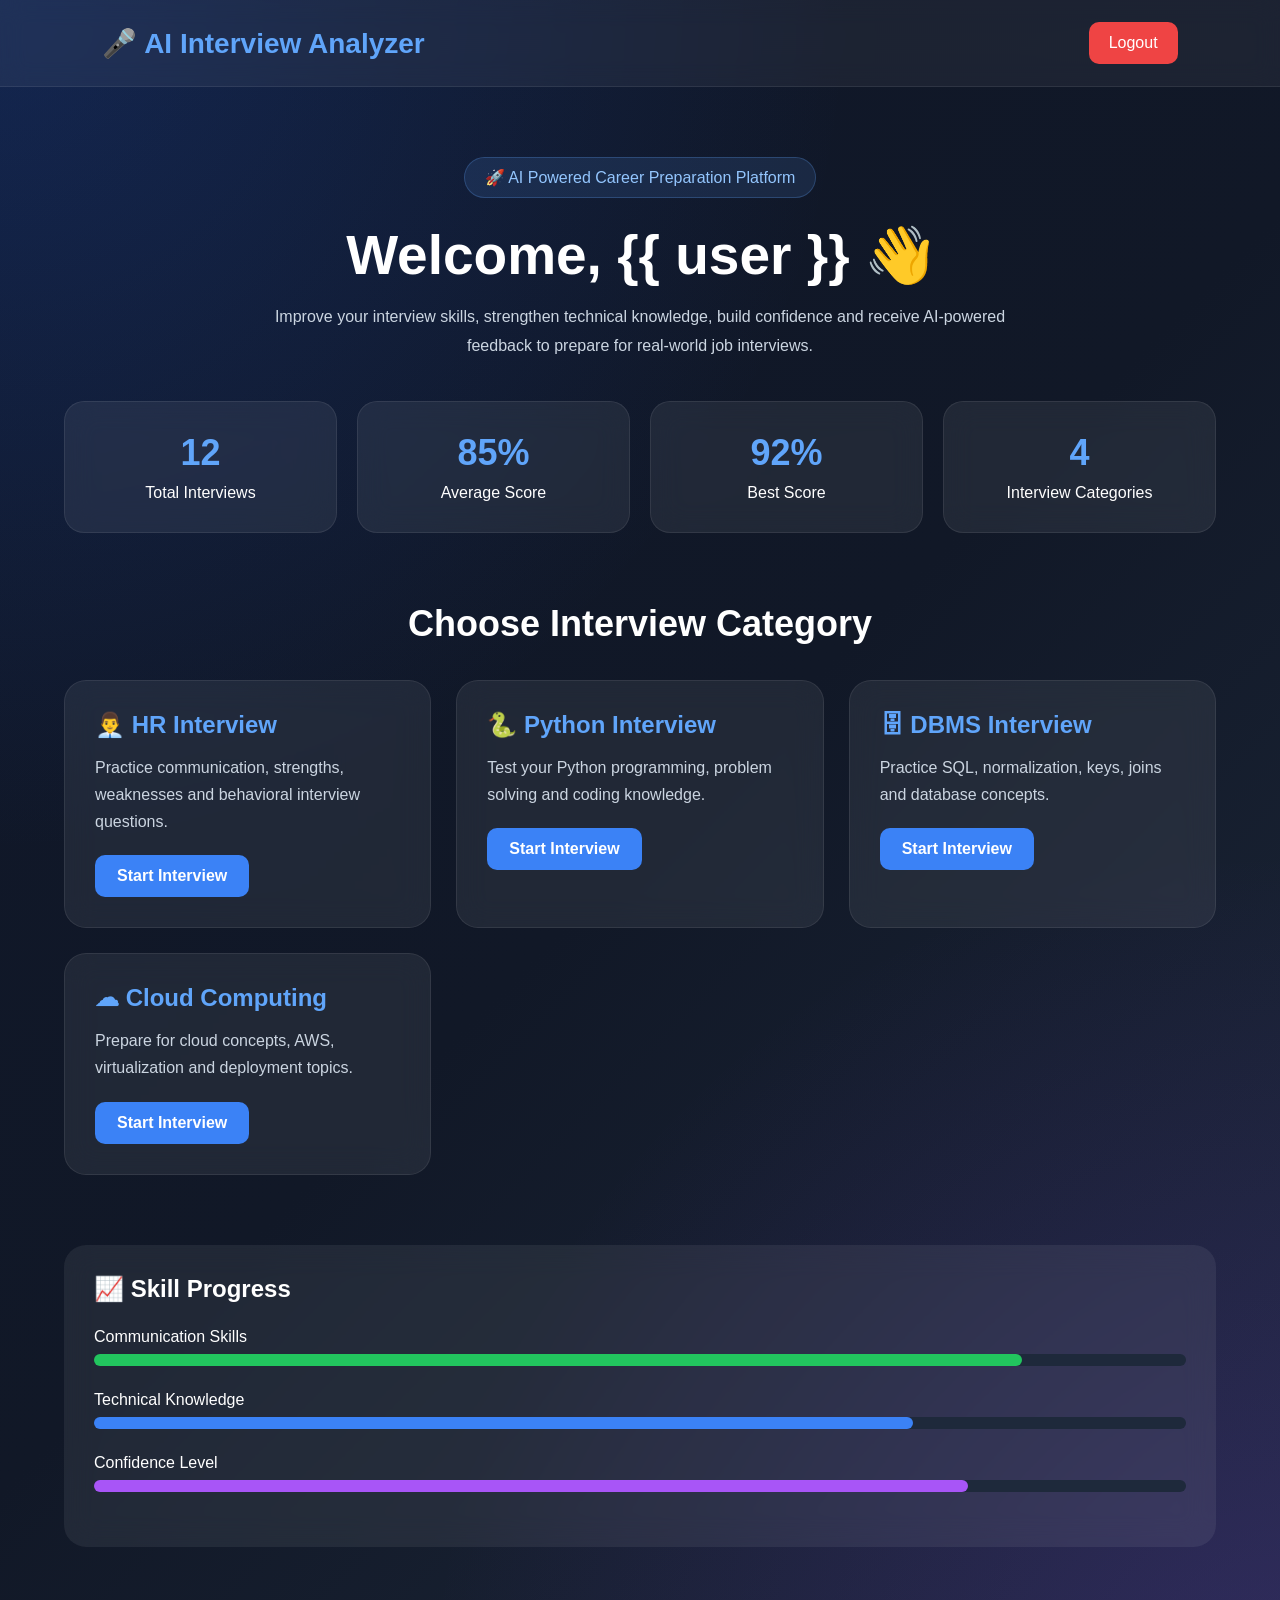
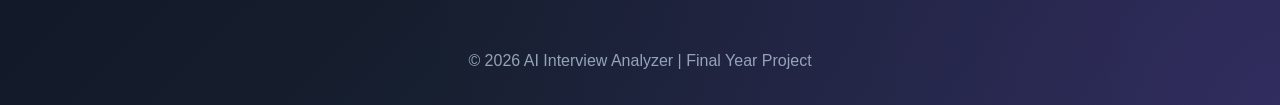
<file: templates/dashboard.html>
<!DOCTYPE html>
<html lang="en">
<head>
<meta charset="UTF-8">
<meta name="viewport" content="width=device-width, initial-scale=1.0">
<title>Dashboard - AI Interview Analyzer</title>

<style>

*{
    margin:0;
    padding:0;
    box-sizing:border-box;
    font-family:'Segoe UI',sans-serif;
}

body{
    background:
    radial-gradient(circle at top left,#2563eb33,transparent 40%),
    radial-gradient(circle at bottom right,#7c3aed33,transparent 40%),
    linear-gradient(135deg,#0f172a,#111827,#1e293b);
    min-height:100vh;
    color:white;
}

.navbar{
    display:flex;
    justify-content:space-between;
    align-items:center;
    padding:22px 8%;
    background:rgba(255,255,255,0.05);
    backdrop-filter:blur(12px);
    border-bottom:1px solid rgba(255,255,255,0.08);
}

.logo{
    font-size:28px;
    font-weight:700;
    color:#60a5fa;
}

.logout-btn{
    text-decoration:none;
    color:white;
    background:#ef4444;
    padding:12px 20px;
    border-radius:10px;
    transition:.3s;
}

.logout-btn:hover{
    background:#dc2626;
}

.hero{
    text-align:center;
    padding:70px 20px 40px;
}

.badge{
    display:inline-block;
    padding:10px 20px;
    border-radius:30px;
    background:rgba(96,165,250,0.12);
    border:1px solid rgba(96,165,250,0.25);
    color:#93c5fd;
    margin-bottom:25px;
}

.hero h1{
    font-size:55px;
    margin-bottom:15px;
}

.hero p{
    max-width:760px;
    margin:auto;
    color:#cbd5e1;
    line-height:1.8;
}

.stats{
    width:90%;
    margin:auto;
    display:grid;
    grid-template-columns:repeat(auto-fit,minmax(220px,1fr));
    gap:20px;
}

.stat-box{
    background:rgba(255,255,255,0.07);
    border:1px solid rgba(255,255,255,0.08);
    border-radius:20px;
    padding:30px;
    text-align:center;
    backdrop-filter:blur(15px);
}

.stat-box h3{
    color:#60a5fa;
    font-size:36px;
    margin-bottom:10px;
}

.section-title{
    text-align:center;
    margin-top:70px;
    margin-bottom:35px;
}

.section-title h2{
    font-size:36px;
}

.cards{
    width:90%;
    margin:auto;
    display:grid;
    grid-template-columns:repeat(auto-fit,minmax(280px,1fr));
    gap:25px;
}

.card{
    background:rgba(255,255,255,0.07);
    border:1px solid rgba(255,255,255,0.08);
    border-radius:22px;
    padding:30px;
    backdrop-filter:blur(15px);
    transition:.3s;
}

.card:hover{
    transform:translateY(-10px);
    box-shadow:0 20px 40px rgba(59,130,246,0.25);
}

.card h2{
    color:#60a5fa;
    margin-bottom:15px;
}

.card p{
    color:#cbd5e1;
    line-height:1.7;
    margin-bottom:20px;
}

.btn{
    display:inline-block;
    padding:12px 22px;
    background:#3b82f6;
    color:white;
    text-decoration:none;
    border-radius:10px;
    font-weight:600;
}

.btn:hover{
    background:#2563eb;
}

.progress-section{
    width:90%;
    margin:70px auto;
}

.progress-box{
    background:rgba(255,255,255,0.07);
    padding:30px;
    border-radius:22px;
    backdrop-filter:blur(15px);
}

.skill{
    margin-bottom:25px;
}

.skill-title{
    margin-bottom:8px;
}

.bar{
    width:100%;
    height:12px;
    background:#1e293b;
    border-radius:50px;
}

.fill{
    height:12px;
    border-radius:50px;
}

.communication{
    width:85%;
    background:#22c55e;
}

.technical{
    width:75%;
    background:#3b82f6;
}

.confidence{
    width:80%;
    background:#a855f7;
}

.footer{
    text-align:center;
    padding:35px;
    color:#94a3b8;
}

</style>
</head>

<body>

<div class="navbar">
    <div class="logo">🎤 AI Interview Analyzer</div>

    <a href="/logout" class="logout-btn">
        Logout
    </a>
</div>

<div class="hero">

    <div class="badge">
        🚀 AI Powered Career Preparation Platform
    </div>

    <h1>Welcome, {{ user }} 👋</h1>

    <p>
        Improve your interview skills, strengthen technical knowledge,
        build confidence and receive AI-powered feedback to prepare
        for real-world job interviews.
    </p>

</div>

<div class="stats">

    <div class="stat-box">
        <h3>12</h3>
        <p>Total Interviews</p>
    </div>

    <div class="stat-box">
        <h3>85%</h3>
        <p>Average Score</p>
    </div>

    <div class="stat-box">
        <h3>92%</h3>
        <p>Best Score</p>
    </div>

    <div class="stat-box">
        <h3>4</h3>
        <p>Interview Categories</p>
    </div>

</div>

<div class="section-title">
    <h2>Choose Interview Category</h2>
</div>

<div class="cards">

    <div class="card">
        <h2>👨‍💼 HR Interview</h2>
        <p>Practice communication, strengths, weaknesses and behavioral interview questions.</p>
        <a href="/interview/hr" class="btn">Start Interview</a>
    </div>

    <div class="card">
        <h2>🐍 Python Interview</h2>
        <p>Test your Python programming, problem solving and coding knowledge.</p>
        <a href="/interview/python" class="btn">Start Interview</a>
    </div>

    <div class="card">
        <h2>🗄 DBMS Interview</h2>
        <p>Practice SQL, normalization, keys, joins and database concepts.</p>
        <a href="/interview/dbms" class="btn">Start Interview</a>
    </div>

    <div class="card">
        <h2>☁ Cloud Computing</h2>
        <p>Prepare for cloud concepts, AWS, virtualization and deployment topics.</p>
        <a href="/interview/cloud" class="btn">Start Interview</a>
    </div>

</div>

<div class="progress-section">

    <div class="progress-box">

        <h2 style="margin-bottom:25px;">📈 Skill Progress</h2>

        <div class="skill">
            <div class="skill-title">Communication Skills</div>
            <div class="bar">
                <div class="fill communication"></div>
            </div>
        </div>

        <div class="skill">
            <div class="skill-title">Technical Knowledge</div>
            <div class="bar">
                <div class="fill technical"></div>
            </div>
        </div>

        <div class="skill">
            <div class="skill-title">Confidence Level</div>
            <div class="bar">
                <div class="fill confidence"></div>
            </div>
        </div>

    </div>

</div>

<div class="footer">
    © 2026 AI Interview Analyzer | Final Year Project
</div>

</body>
</html>
</file>
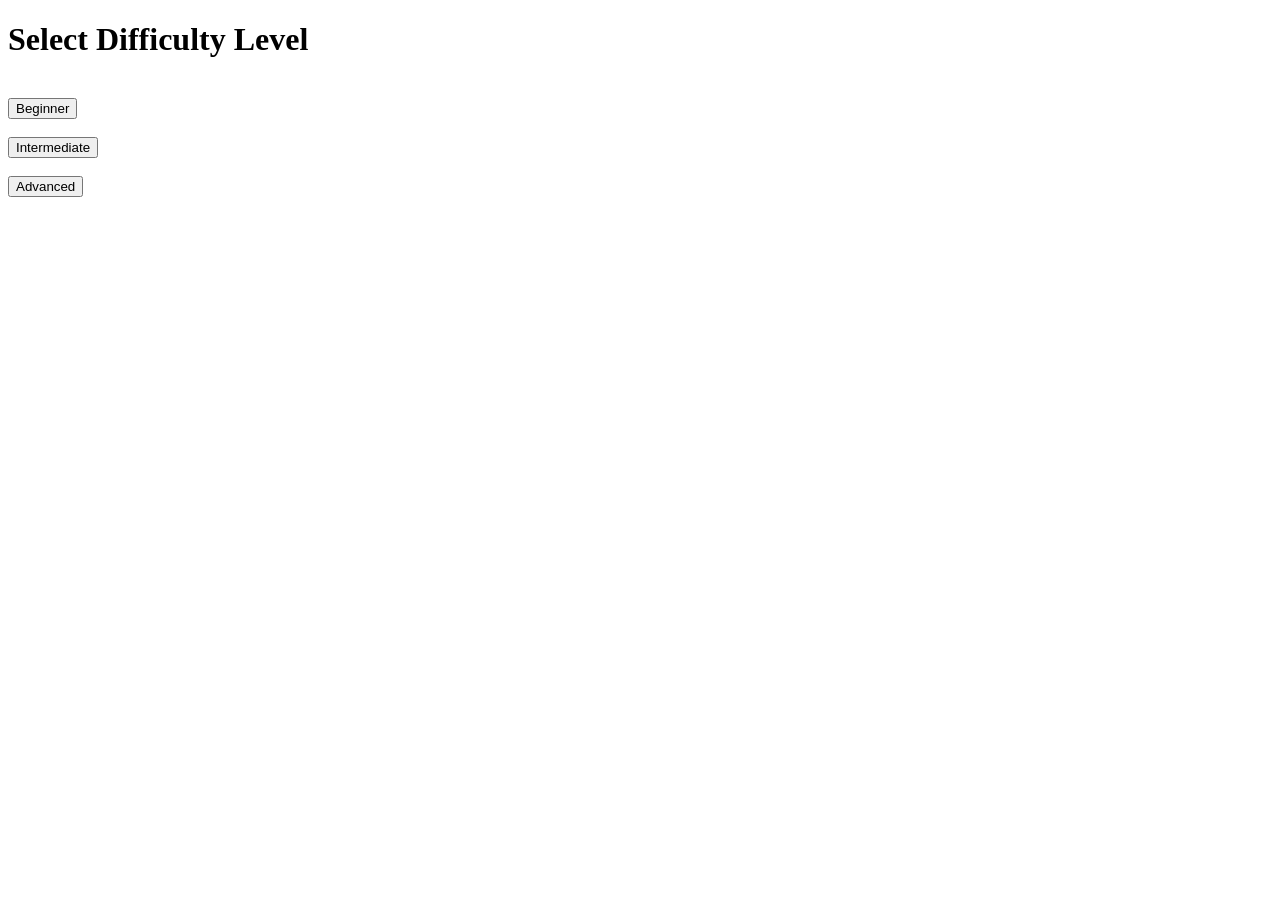
<file: templates/difficulty.html>
<!DOCTYPE html>
<html>
<head>
    <title>Select Difficulty</title>
</head>
<body>

    <h1>Select Difficulty Level</h1>

    <br>

    <a href="/interview">
        <button>Beginner</button>
    </a>

    <br><br>

    <a href="/interview">
        <button>Intermediate</button>
    </a>

    <br><br>

    <a href="/interview">
        <button>Advanced</button>
    </a>

</body>
</html>
</file>
